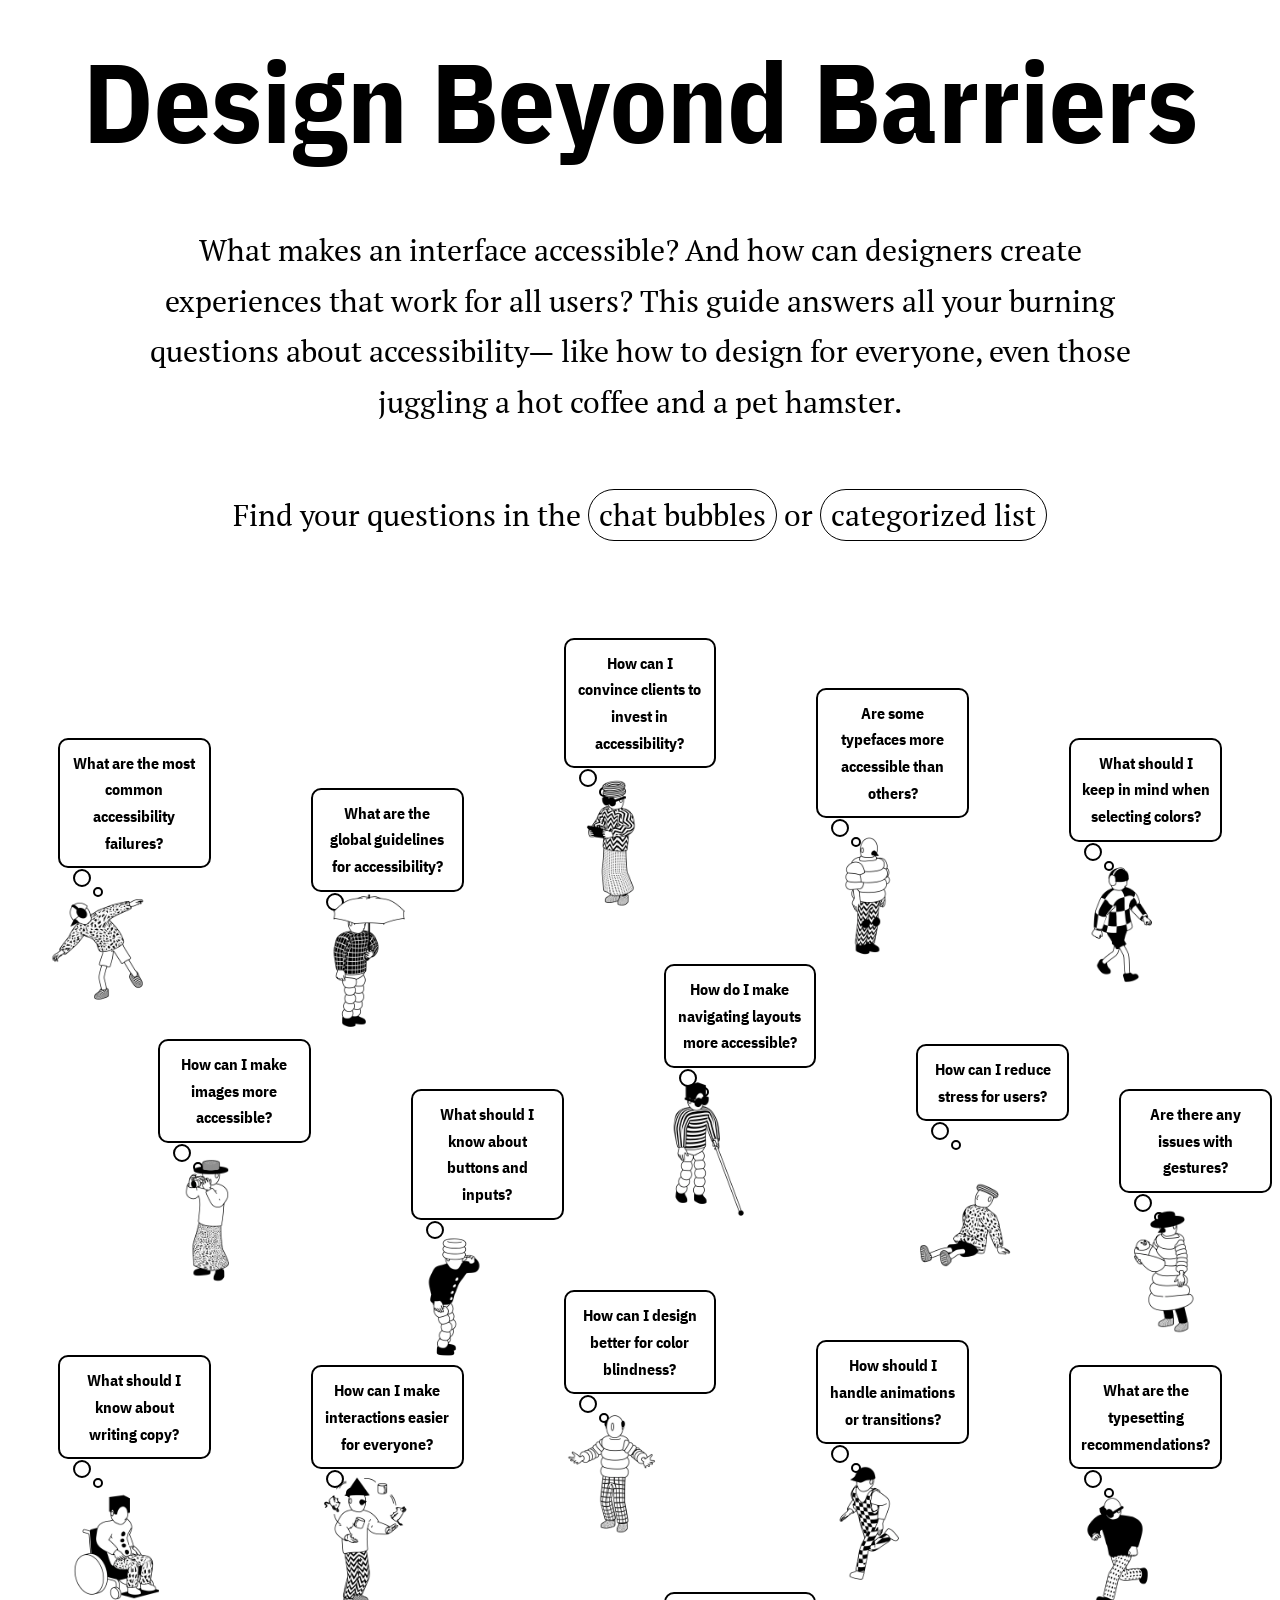
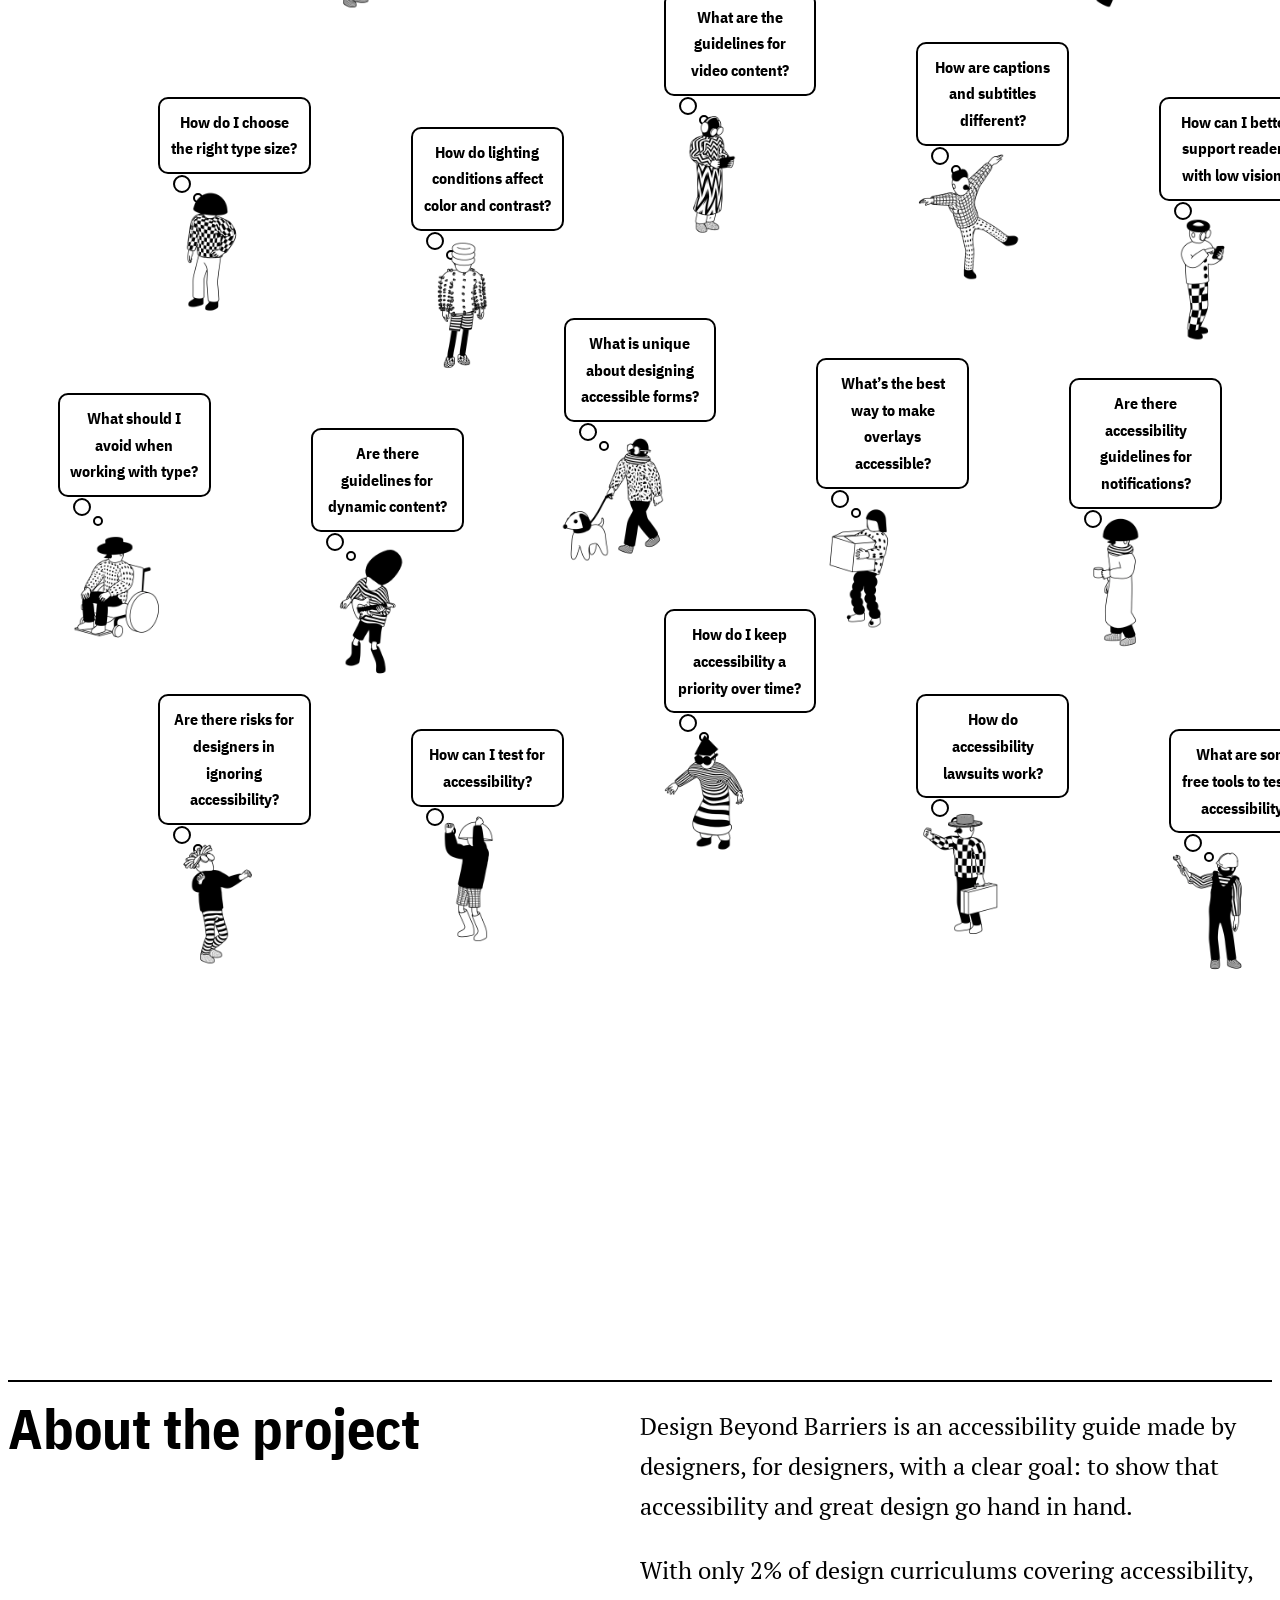
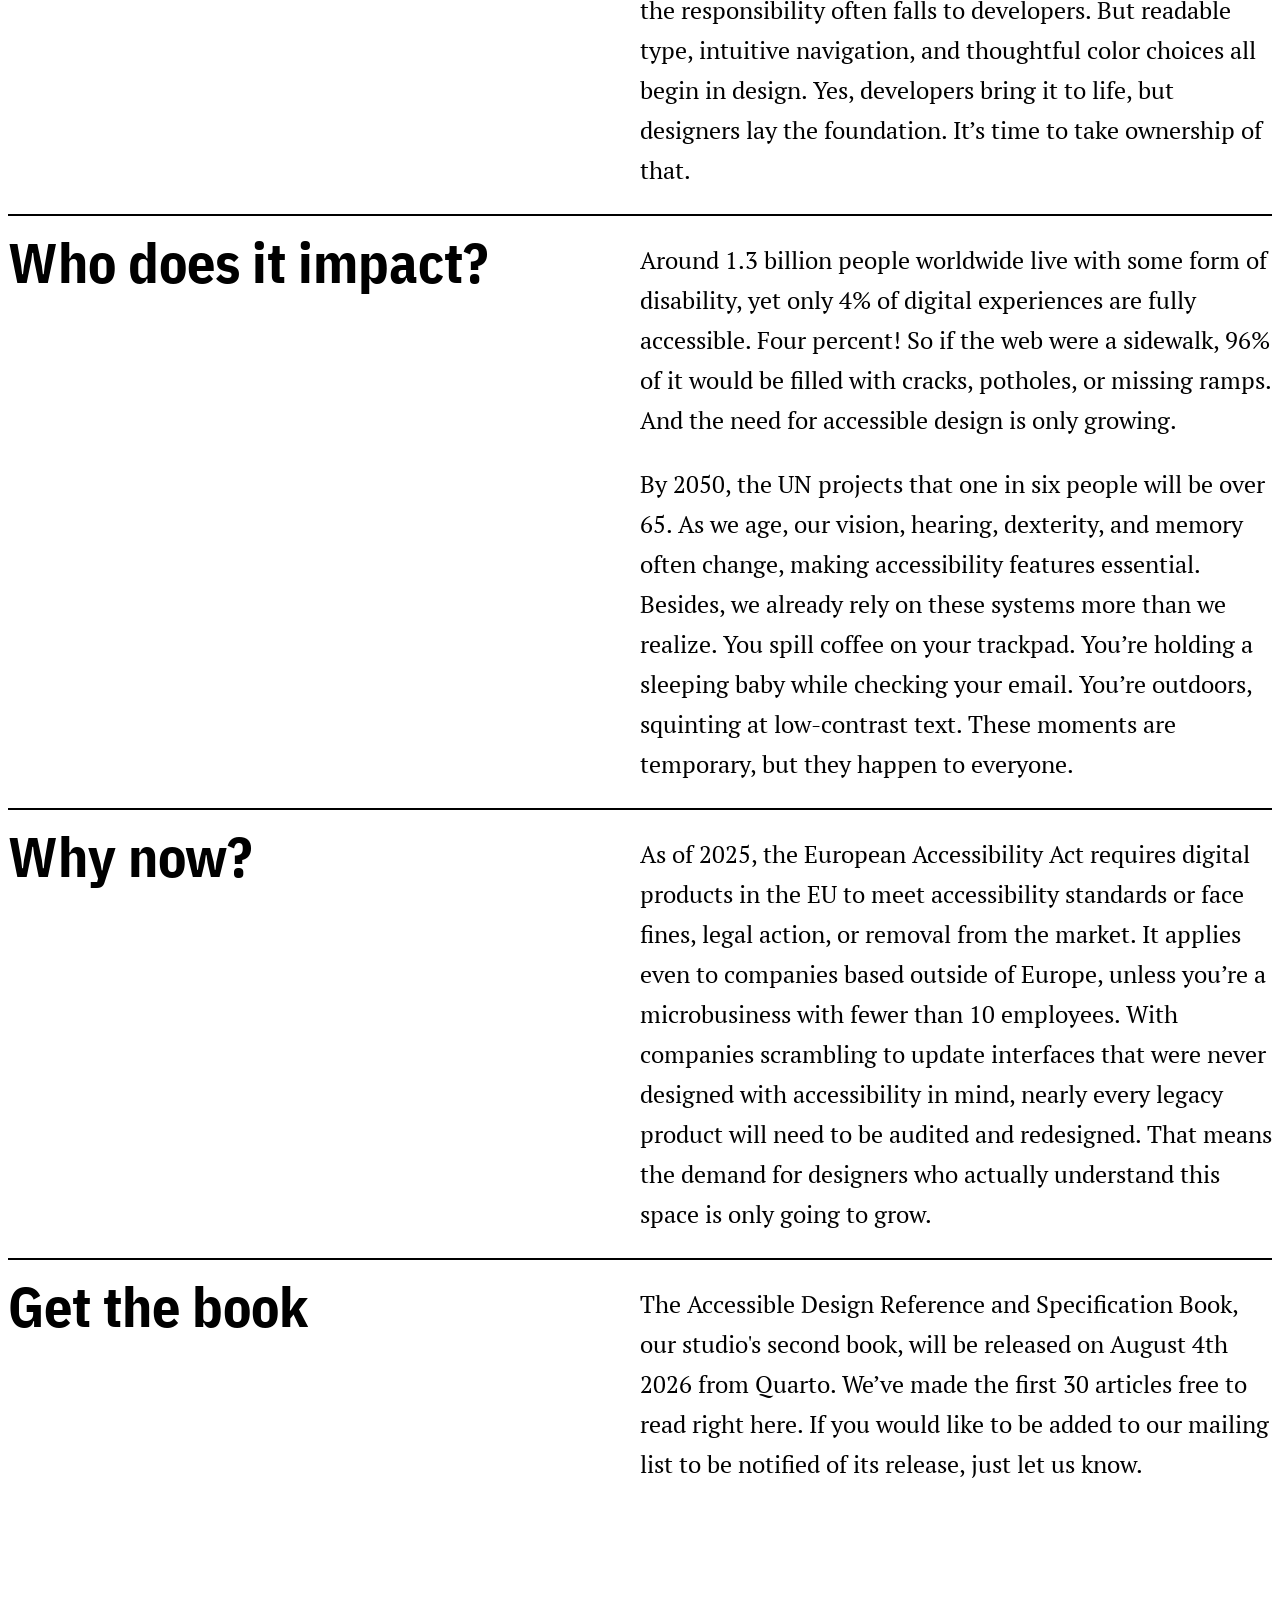
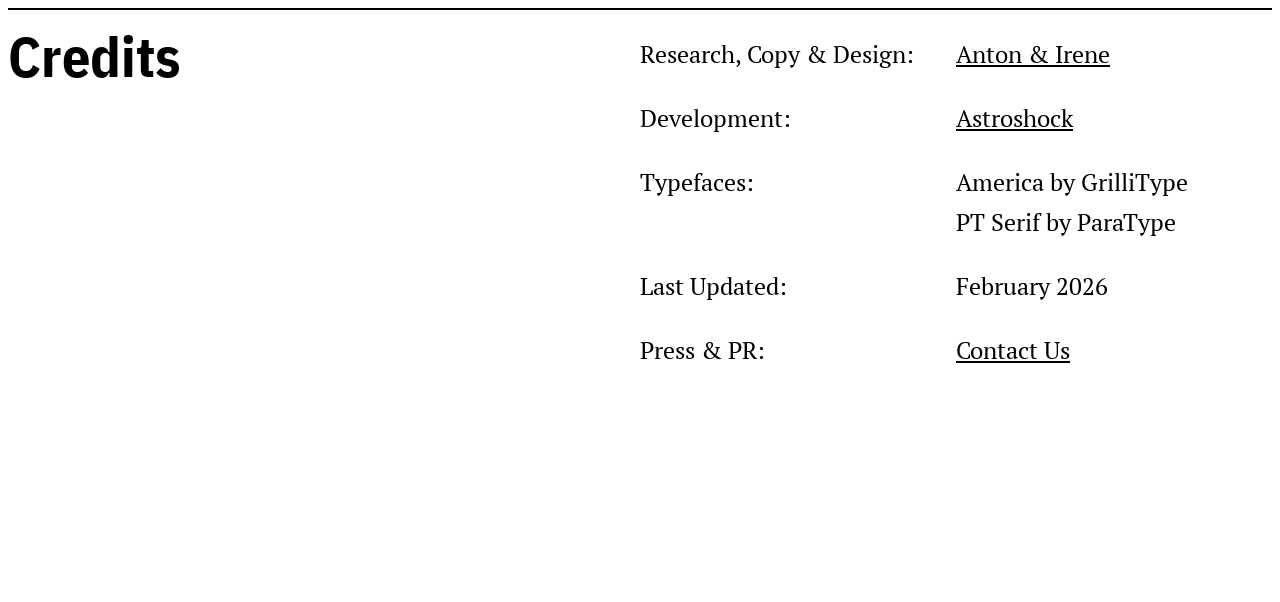
<file: index.html>
<!DOCTYPE html>
<html lang="en">
<head>
    <meta charset="UTF-8">
    <meta name="viewport" content="width=device-width, initial-scale=1.0">
    <title>Home | Design Beyond Barriers</title>
    <link rel="preconnect" href="https://fonts.googleapis.com">
<link rel="preconnect" href="https://fonts.gstatic.com" crossorigin>
<link href="https://fonts.googleapis.com/css2?family=IBM+Plex+Sans+Condensed:ital,wght@0,100;0,200;0,300;0,400;0,500;0,600;0,700;1,100;1,200;1,300;1,400;1,500;1,600;1,700&family=Lobster&family=PT+Serif:ital,wght@0,400;0,700;1,400;1,700&display=swap" rel="stylesheet">
    <link rel="stylesheet" href="css/main.css">
</head>
<body>

    <!-- COVER SECTION -->
<section class="cover-container">  
<h1 class="cover-title">Design Beyond Barriers</h1>

<p class="cover-content" >What makes an interface accessible? 
    And how can designers create experiences 
    that work for all users? This guide answers 
    all your burning questions about accessibility—
    like how to design for everyone, even those 
    juggling a hot coffee and a pet hamster.
</p>
<p class="cover-content">Find your questions in the 
    <a href="#" class="button-style-primary">chat bubbles</a> or 
    <a href="#!" class="button-style-secondary">categorized list</a>
</p>
</section>

<!-- ARTICLE SECTION -->

<section class="article-contents">

<div class="position">
<div class="article">
<a href="https://designbeyondbarriers.com/?articleSlug=what-are-the-most-common-accessibility-failures">
<p>What are the most common accessibility failures?</p>
<div class="circle-1"></div>
<div class="circle-2"></div>
<img src="../components/img/img-1.png" alt="illuatration of a person with headphones dancing">
<div class="diamond"></div>
</a>
</div>
</div>

<div class="position-2">
<div class="article">
<a href="https://designbeyondbarriers.com/?articleSlug=what-are-the-global-guidelines-for-accessibility">
<p>What are the global guidelines for accessibility?</p>
<div class="circle-1"></div>
<div class="circle-2"></div>
<img src="../components/img/img-2.png" alt="illustration of a person holding an umbrella">
</a>
</div>
</div>


<div class="article">
<a href="https://designbeyondbarriers.com/?articleSlug=how-can-i-convince-clients-to-invest-in-accessibility">
<p>How can I convince clients to invest in accessibility?</p>
<div class="circle-1"></div>
<div class="circle-2"></div>
<img src="../components/img/img-3.png" alt=" illustration a of person with glasses looking at their tablet">
</a>
</div>

<div class="position-3">
<div class="article">
<a href="https://designbeyondbarriers.com/?articleSlug=are-some-typefaces-more-accessible-than-others">
<p>Are some typefaces more accessible than others?</p>
<div class="circle-1"></div>
<div class="circle-2"></div>
<img src="../components/img/img-4.png" alt="illustration a of person standing and looking down">
</a>
</div>
</div>

<div class="position">
<div class="article">
<a href="https://designbeyondbarriers.com/?articleSlug=what-should-i-keep-in-mind-when-selecting-colors">
<p>What should I keep in mind when selecting colors?</p>
<div class="circle-1"></div>
<div class="circle-2"></div>
<img src="../components/img/img-5.png" alt="Illustration of a person with headphones walking.">
</a>
</div>
</div>

<div class="position-4">
<div class="article">
    <a href="https://designbeyondbarriers.com/?articleSlug=how-can-i-make-images-more-accessible">
<p>How can I make images more accessible?</p>
<div class="circle-1"></div>
<div class="circle-2"></div>
<img src="../components/img/img-6.png" alt="Illustration of a person with a hat looking through the viewfinder of a camera.">
</a>
</div>
</div>

<div class="position-5">
<div class="article">
<a href="https://designbeyondbarriers.com/?articleSlug=what-should-i-know-about-buttons-and-inputs">
<p>What should I know about buttons and inputs?</p>
<div class="circle-1"></div>
<div class="circle-2"></div>
<img src="../components/img/img-7.png" alt="Illustration of a person holding their hand to their eyebrow to block the sun from their eyes.">
</a>
</div>
</div>

<div class="position-6">
<div class="article">
<a href="https://designbeyondbarriers.com/?articleSlug=how-do-i-make-navigating-layouts-more-accessible">
<p>How do I make navigating layouts more accessible?</p>
<div class="circle-1"></div>
<div class="circle-2"></div>
<img src="../components/img/img-8.png" alt="Illustration of a person with sunglasses on walking with a white cane.">
</a>
</div>
</div>
 
<div class="position-7">
<div class="article">
<a href="https://designbeyondbarriers.com/?articleSlug=how-can-i-reduce-stress-for-users">
<p>How can I reduce stress for users?</p>
<div class="circle-1"></div>
<div class="circle-2"></div>
<img src="../components/img/img-9.png" alt="Illustration of a person sitting on the ground, leaning back, and appearing tired.">
</a>
</div>
</div>

<div class="position-8">
<div class="article">
    <a href="https://designbeyondbarriers.com/?articleSlug=are-there-any-issues-with-gestures">
<p>Are there any issues with gestures?</p>
<div class="circle-1"></div>
<div class="circle-2"></div>
<img src="../components/img/img-10.png" alt="Illustration of  a person standing while holding a baby.">
</a>
</div>
</div>

<div class="position-9">
<div class="article">
    <a href="https://designbeyondbarriers.com/?articleSlug=what-should-i-know-about-writing-copy">
<p>What should I know about writing copy?</p>
<div class="circle-1"></div>
<div class="circle-2"></div>
<img src="../components/img/img-11.png" alt="Illustration of a person sitting in a wheelchair.">
</a>
</div>
</div>

<div class="position-10">
<div class="article">
    <a href="https://designbeyondbarriers.com/?articleSlug=how-can-i-make-interactions-easier-for-everyone">
<p>How can I make interactions easier for everyone?</p>
<div class="circle-1"></div>
<div class="circle-2"></div>
<img src="../components/img/img-12.png" alt="Illustration of a person juggling two hamsters and two coffee cups.">
</a>
</div>
</div>

<div class="position-11">
<div class="article">
<a href="https://designbeyondbarriers.com/?articleSlug=how-can-i-design-better-for-color-blindness">
<p>How can I design better for color blindness?</p>
<div class="circle-1"></div>
<div class="circle-2"></div>
<img src="../components/img/img-13.png" alt="Illustration of a person with their hands out in confusion.">
</a>
</div>
</div>

<div class="position-12">
<div class="article">
<a href="https://designbeyondbarriers.com/?articleSlug=how-should-i-handle-animations-or-transitions">
<p>How should I handle animations or transitions?</p>
<div class="circle-1"></div>
<div class="circle-2"></div>
<img src="../components/img/img-14.png" alt="Illustration of a person with a baseball cap and overalls running.">
</a>
</div>
</div>

<div class="position-13">
<div class="article">
    <a href="https://designbeyondbarriers.com/?articleSlug=what-are-the-typesetting-recommendations">
<p>What are the typesetting recommendations?</p>
<div class="circle-1"></div>
<div class="circle-2"></div>
<img src="../components/img/img-15.png" alt="Illustration of a person with glasses running.">
</a>
</div>
</div>

<div class="position-14">
<div class="article">
<a href="https://designbeyondbarriers.com/?articleSlug=how-do-i-choose-the-right-type-size">
<p>How do I choose the right type size?</p>
<div class="circle-1"></div>
<div class="circle-2"></div>
<img src="../components/img/img-16.png" alt="Illustration of a person standing with their hand on their hip.">
</a>
</div>
</div>

<div class="position-15">
<div class="article">
<a href="https://designbeyondbarriers.com/?articleSlug=how-do-lighting-conditions-affect-color-and-contrast">
<p>How do lighting conditions affect color and contrast?</p>
<div class="circle-1"></div>
<div class="circle-2"></div>
<img src="../components/img/img-17.png" alt="Illustration of a person in shorts looking down.">
</a>
</div>
</div>


<div class="position-16">
<div class="article">
    <a href="https://designbeyondbarriers.com/?articleSlug=what-are-the-guidelines-for-video-content">
<p>What are the guidelines for video content?</p>
<div class="circle-1"></div>
<div class="circle-2"></div>
<img src="../components/img/img-18.png" alt="Illustration of a person with glasses and headphones looking down at their tablet.">
</a>
</div>
</div>

<div class="position-17">
<div class="article">
<a href="https://designbeyondbarriers.com/?articleSlug=how-are-captions-and-subtitles-different">
<p>How are captions and subtitles different?</p>
<div class="circle-1"></div>
<div class="circle-2"></div>
<img src="../components/img/img-19.png" alt="Illustration of a person balancing on one leg.">
</a>
</div>
</div>

<div class="position-18">
<div class="article">
    <a href="https://designbeyondbarriers.com/?articleSlug=how-can-i-better-support-readers-with-low-vision">
<p>How can I better support readers with low vision?</p>
<div class="circle-1"></div>
<div class="circle-2"></div>
<img src="../components/img/img-20.png" alt="Illustration of a person with glasses standing while interacting with their phone.">
</a>
</div>
</div>

<div class="position-19">
<div class="article">
    <a href="https://designbeyondbarriers.com/?articleSlug=what-should-i-avoid-when-working-with-type">
<p>What should I avoid when working with type?</p>
<div class="circle-1"></div>
<div class="circle-2"></div>
<img src="../components/img/img-21.png" alt="Illustration of a person with a hat in a wheelchair.">
</a>
</div>
</div>

<div class="position-20">
<div class="article">
    <a href="https://designbeyondbarriers.com/?articleSlug=are-there-guidelines-for-dynamic-content">
<p>Are there guidelines for dynamic content?</p>
<div class="circle-1"></div>
<div class="circle-2"></div>
<img src="../components/img/img-22.png" alt="Illustration of a person playing the guitar.">
</a>
</div>
</div>

<div class="position-21">
<div class="article">
    <a href="https://designbeyondbarriers.com/?articleSlug=what-is-unique-about-designing-accessible-forms">
<p>What is unique about designing accessible forms?</p>
<div class="circle-1"></div>
<div class="circle-2"></div>
<img src="../components/img/img-23.png" alt="Illustration of a person with glasses walking a dog.">
</a>
</div>
</div>

<div class="position-22">
<div class="article">
    <a href="https://designbeyondbarriers.com/?articleSlug=whats-the-best-way-to-make-overlays-accessible">
<p>What’s the best way to make overlays accessible?</p>
<div class="circle-1"></div>
<div class="circle-2"></div>
<img src="../components/img/img-24.png" alt="Illustration of a person struggling to hold a large cardboard box.">
</a>
</div>
</div>

<div class="position-23">
<div class="article">
    <a href="https://designbeyondbarriers.com/?articleSlug=are-there-accessibility-guidelines-for-notifications">
<p>Are there accessibility guidelines for notifications?</p>
<div class="circle-1"></div>
<div class="circle-2"></div>
<img src="../components/img/img-25.png" alt="Illustration of a person standing and holding a coffee cup.">
</a>
</div>
</div>

<div class="position-24">
<div class="article">
    <a href="https://designbeyondbarriers.com/?articleSlug=are-there-risks-for-designers-in-ignoring-accessibility">
<p>Are there risks for designers in ignoring accessibility?</p>
<div class="circle-1"></div>
<div class="circle-2"></div>
<img src="../components/img/img-26.png" alt="Illustration of a person with glasses looking up, with their arms raised while dancing.">
</a>
</div>
</div>

<div class="position-25">
<div class="article">
    <a href="https://designbeyondbarriers.com/?articleSlug=how-can-i-test-for-accessibility">
<p>How can I test for accessibility?</p>
<div class="circle-1"></div>
<div class="circle-2"></div>
<img src="../components/img/img-27.png" alt="Illustration of a person in shorts and boots dancing.">
</a>
</div>
</div>

<div class="position-26">
<div class="article">
    <a href="https://designbeyondbarriers.com/?articleSlug=how-do-i-keep-accessibility-a-priority-over-time">
<p>How do I keep accessibility a priority over time?</p>
<div class="circle-1"></div>
<div class="circle-2"></div>
<img src="../components/img/img-28.png" alt="Illustration of a person striking a playful pose.">
</a>
</div>
</div>

<div class="position-27">
<div class="article">
    <a href="https://designbeyondbarriers.com/?articleSlug=how-do-accessibility-lawsuits-work">
<p>How do accessibility lawsuits work?</p>
<div class="circle-1"></div>
<div class="circle-2"></div>
<img src="../components/img/img-29.png" alt="Illustration of a lawyer holding a briefcase and raising a fist in determination.">
</a>
</div>
</div>

<div class="position-28">
<div class="article">
    <a href="https://designbeyondbarriers.com/?articleSlug=what-are-some-free-tools-to-test-for-accessibility">
<p>What are some free tools to test for accessibility?</p>
<div class="circle-1"></div>
<div class="circle-2"></div>
<img src="../components/img/img-30.png" alt="Illustration of a person with a hard hat holding up a wrench.">
</a>
</div>
</div>
</section>


<!-- FOOTER SECTION-->

<section class="footer">
    <div class="footer-item">
        <h2>About the project</h2>
    <div>
        <p>Design Beyond Barriers is an accessibility guide made by designers, for designers, with a clear goal: to show that accessibility and great design go hand in hand. </p>
        <p>With only 2% of design curriculums covering accessibility, the responsibility often falls to developers. But readable type, intuitive navigation, and thoughtful color choices all begin in design. Yes, developers bring it to life, but designers lay the foundation. It’s time to take ownership of that.</p>
    </div>
    </div>

    <div class="footer-item">
        <h2>Who does it impact?</h2>
    <div>
        <p>Around 1.3 billion people worldwide live with some form of disability, yet only 4% of digital experiences are fully accessible. Four percent! So if the web were a sidewalk, 96% of it would be filled with cracks, potholes, or missing ramps. And the need for accessible design is only growing.</p>
        <p>By 2050, the UN projects that one in six people will be over 65. As we age, our vision, hearing, dexterity, and memory often change, making accessibility features essential. Besides, we already rely on these systems more than we realize. You spill coffee on your trackpad. You’re holding a sleeping baby while checking your email. You’re outdoors, squinting at low-contrast text. These moments are temporary, but they happen to everyone.</p>
    </div>
    </div>

    <div class="footer-item">
        <h2>Why now?</h2>
    <div>
        <p>As of 2025, the European Accessibility Act requires digital products in the EU to meet accessibility standards or face fines, legal action, or removal from the market. It applies even to companies based outside of Europe, unless you’re a microbusiness with fewer than 10 employees. With companies scrambling to update interfaces that were never designed with accessibility in mind, nearly every legacy product will need to be audited and redesigned. That means the demand for designers who actually understand this space is only going to grow.</p>
    </div>
    </div>

    <div class="footer-item">
        <h2>Get the book</h2>
    <div>
        <p>The Accessible Design Reference and Specification Book, our studio's second book, will be released on August 4th 2026 from Quarto. We’ve made the first 30 articles free to read right here. If you would like to be added to our mailing list to be notified of its release, just let us know.</p>
    </div>
    </div>
</section>

<section class="footer-credit-item">
    <h2>Credits</h2>
    <div>
    <p class="item-1">Research, Copy & Design:</p>
    <p class="item-2">Development:</p>
    <p class="item-3">Typefaces:</p>
    <p class="item-4" >Last Updated:</p>
    <p class="item-5">Press & PR:</p>
    </div>
<div>
    <p class="item-6"><a href="https://antonandirene.com/">Anton & Irene</a></p>
    <p class="item-7"><a href="https://astroshock.com">Astroshock</a></p>
    <p class="item-8">America by GrilliType <br> PT Serif by ParaType</p>
    <p class="item-9">February 2026</p>
    <p class="item-10"><a href="mailto:hello@antonandirene.com">Contact Us</a></p>
</div>

</section>

</body>
</html>
</file>
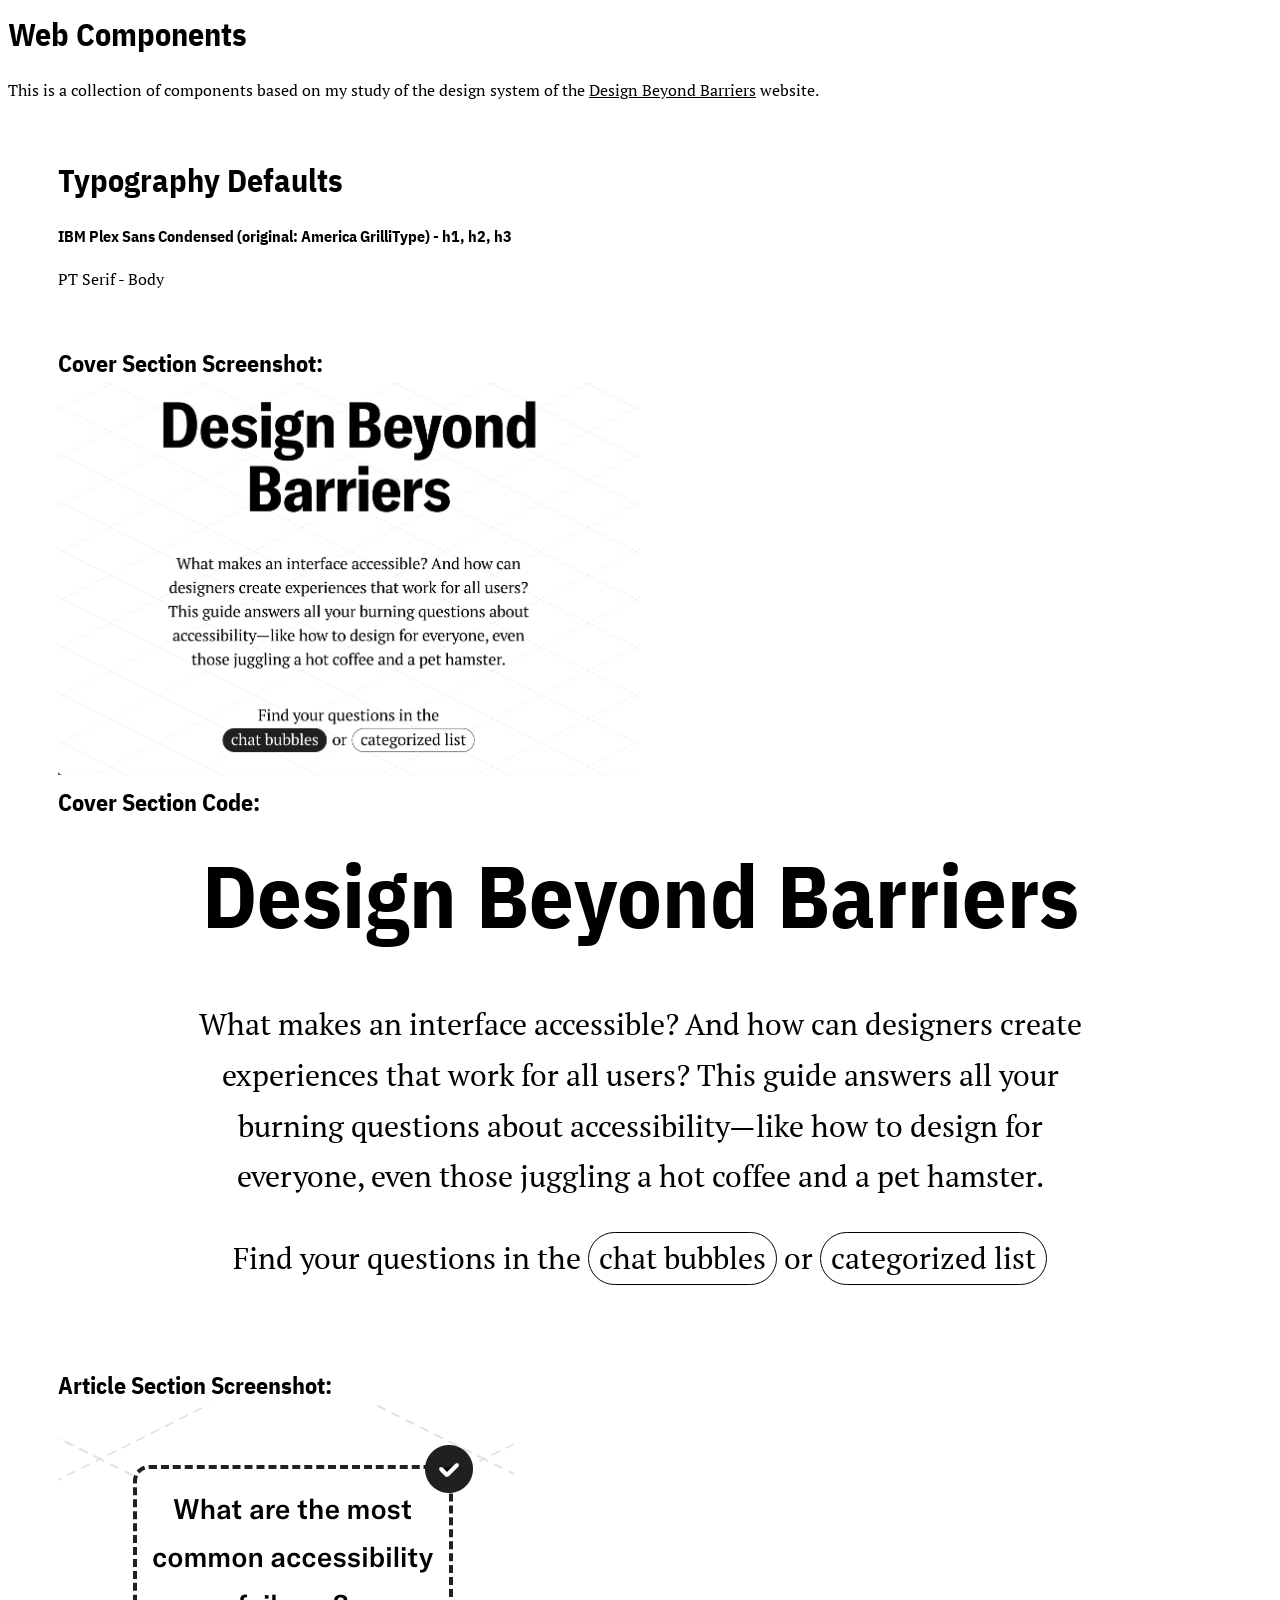
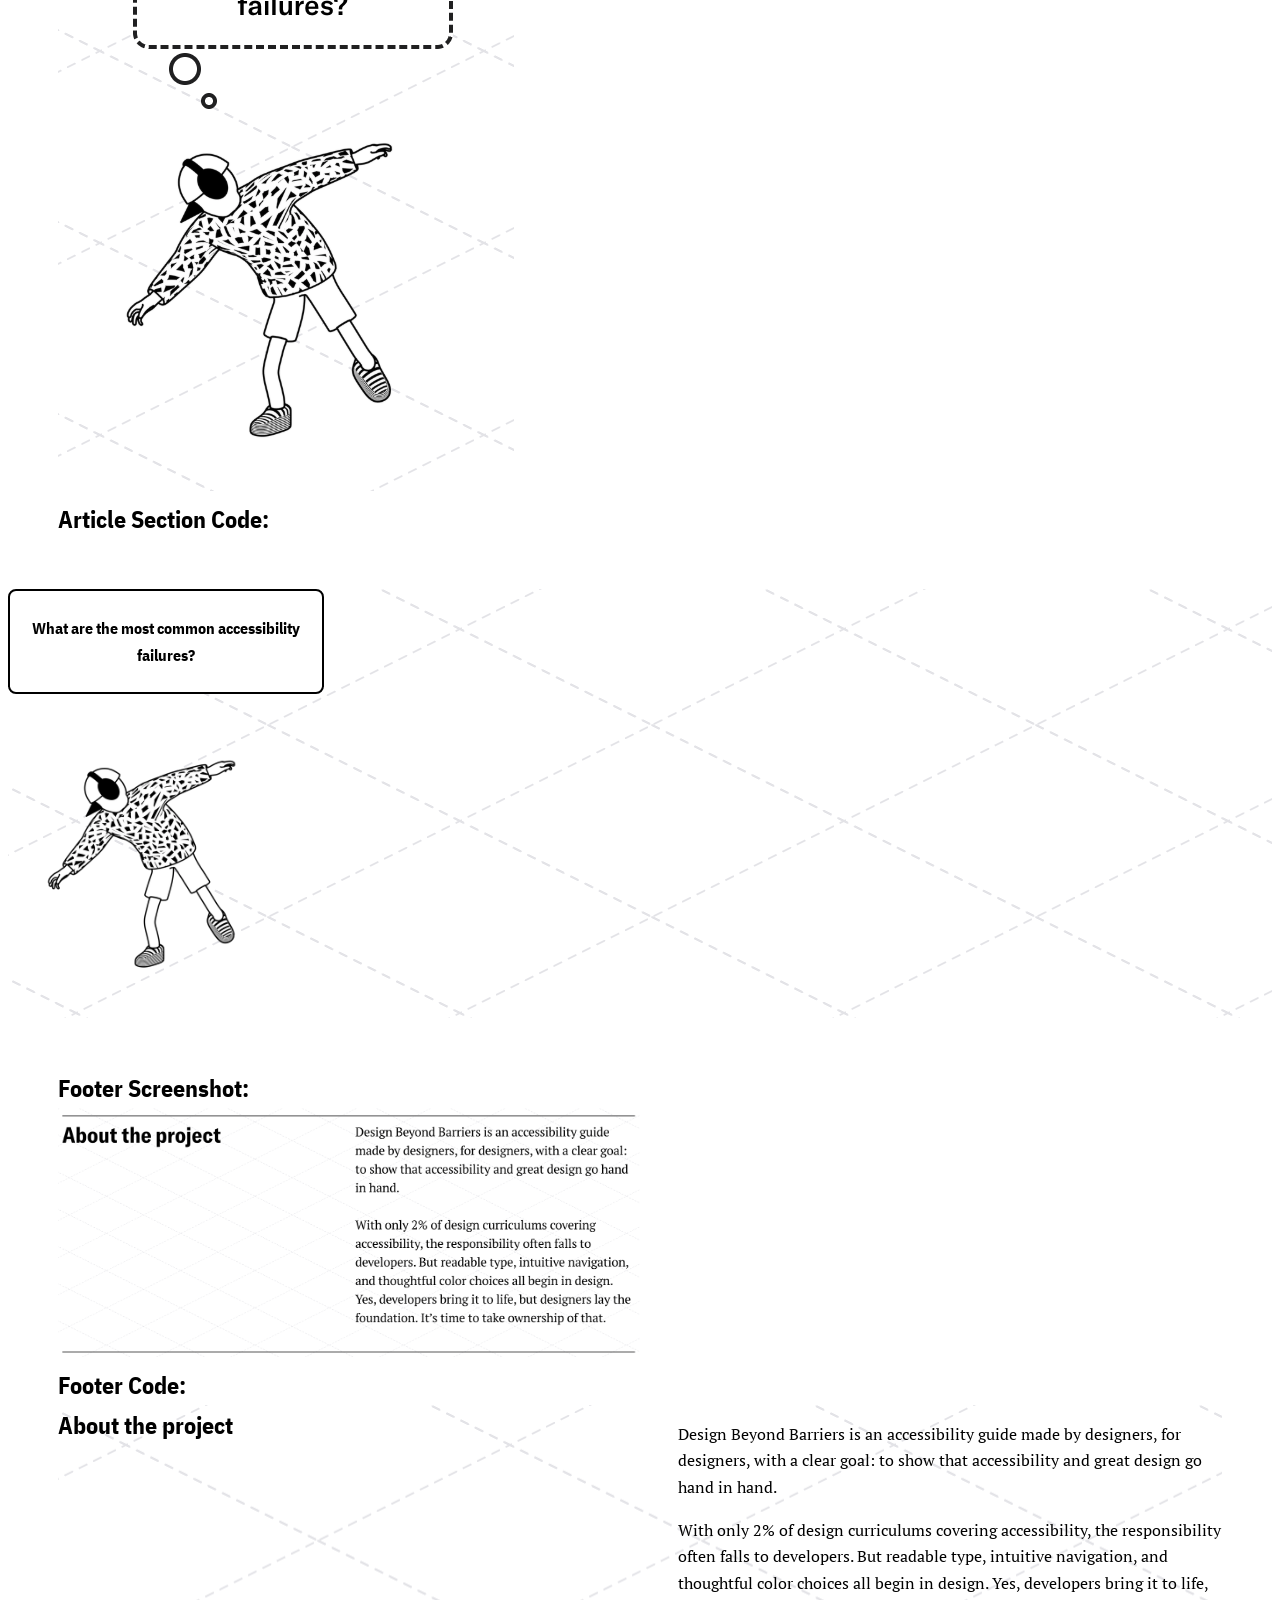
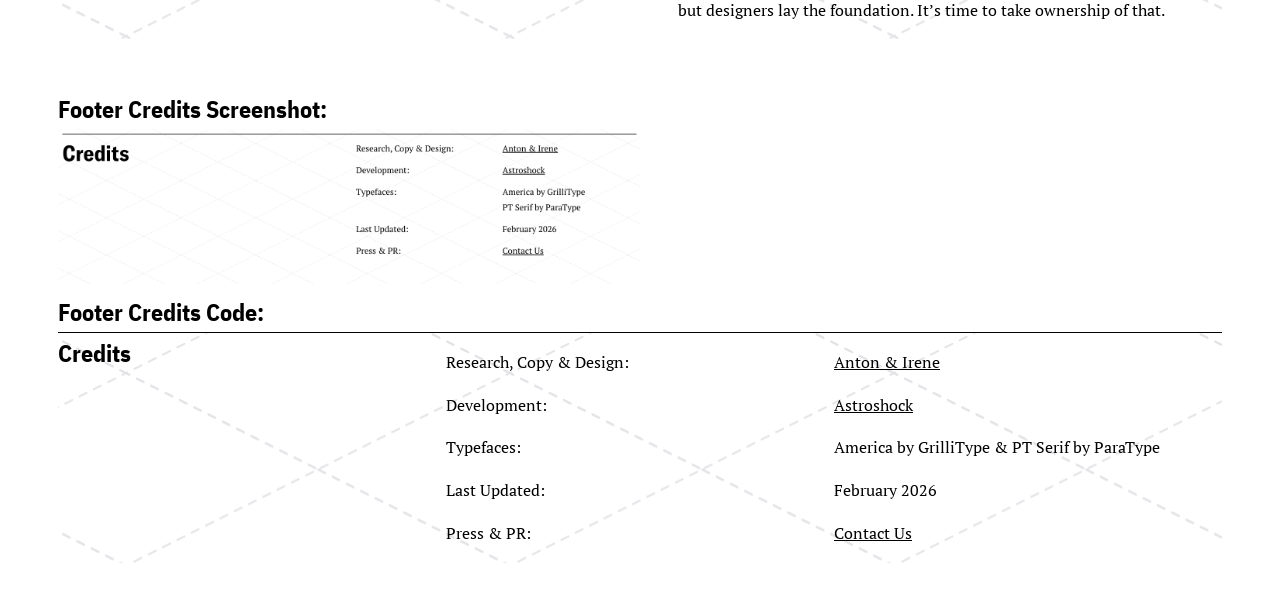
<file: components/index.html>
<!DOCTYPE html>
<html lang="en">
<head>
    <meta charset="UTF-8">
    <meta name="viewport" content="width=device-width, initial-scale=1.0">
    <title>Components | Design Beyond Barriers</title>
    <link rel="preconnect" href="https://fonts.googleapis.com">
<link rel="preconnect" href="https://fonts.gstatic.com" crossorigin>
<link href="https://fonts.googleapis.com/css2?family=IBM+Plex+Sans+Condensed:ital,wght@0,100;0,200;0,300;0,400;0,500;0,600;0,700;1,100;1,200;1,300;1,400;1,500;1,600;1,700&family=Lobster&family=PT+Serif:ital,wght@0,400;0,700;1,400;1,700&display=swap" rel="stylesheet">

    <link rel="stylesheet" href="../css/main.css">
</head>

<body>
    <h1>Web Components</h1>
    <p>This is a collection of components based on my study of the design system of the <a href="https://designbeyondbarriers.com/">Design Beyond Barriers</a> website.</p>

     <div class="typography-container"> 
    <h1>Typography Defaults</h1>
    <p class="typography-header">IBM Plex Sans Condensed (original: America GrilliType) - h1, h2, h3</p>
    <p class="typography-body">PT Serif - Body</p>
    </div>


    <article class="component">
    <h2 class="component_name">Cover Section Screenshot:</h2>  
    <img src="img/cover-section.png" class="component_img" alt="cover section">
    
    <h2> Cover Section Code:</h2>
    <div class="cover-container"> 
    <div class="component_code--cover"> 
    <h3 class="code_heading--cover">Design Beyond Barriers</h3>
    <p>What makes an interface accessible? And how can designers 
    create experiences that work for all users? This guide answers 
    all your burning questions about accessibility—like how to design for everyone, 
    even those juggling a hot coffee and a pet hamster.</p>
    <p>Find your questions in the <a href="!#" class="button-style-primary">chat bubbles</a> or <a href="!#" class="button-style-secondary">categorized list</a></p>
    </div>
    </div>
    </article>

    <article class="component">
    <h2 class="component_name">Article Section Screenshot:</h2>
    <img src="img/article-card.png" class="component_img" alt="article section">
    

    <h2> Article Section Code:</h2>
    </article>
        <div class="article-container">
        <div class="article-title">
            <p><a href="https://designbeyondbarriers.com/?articleSlug=what-are-the-most-common-accessibility-failures">What are the most common accessibility failures?</a></p>
       </div>
       <div class="article-img">
        <a href="https://designbeyondbarriers.com/?articleSlug=what-are-the-most-common-accessibility-failures">
            <img src="img/person_dancing_w_headphones.png" class="article-img" alt="person dancing with headphones">
        </a> 
        </div>   
        </div>

<article class="component">
    <h2 class="component_name">Footer Screenshot:</h2>
    <img src="img/footer-section.png" class="component_img" alt="about section">
  
    <h2> Footer Code:</h2> 
    <div class="footer-container">
    <h2>About the project</h2>
    <div class="footer-items">
    <p>Design Beyond Barriers is an accessibility 
        guide made by designers, for designers, with a clear goal: 
        to show that accessibility and great design go hand in hand.</p>
    <p>With only 2% of design curriculums covering accessibility, 
        the responsibility often falls to developers. But readable type, 
        intuitive navigation, and thoughtful color choices all begin in design. 
        Yes, developers bring it to life, but designers lay the foundation. 
        It’s time to take ownership of that.
    </p>
    </div>
    </div>
    </article>

<article class="component">
    <h2 class="component_name">Footer Credits Screenshot:</h2>
    
    <img src="img/footer-credits.png" class="component_img" alt="footer credits">
   

    <h2> Footer Credits Code:</h2>

    <div class="footer-credits-container">
    <h2>Credits</h2>
    <div class="footer-credit-items">
    <p>Research, Copy & Design:</p>
    <p>Development:</p>
    <p>Typefaces:</p>
    <p >Last Updated:</p>
    <p>Press & PR:</p>
    </div>

    <div class="footer-credit-items-2">
    <p><a href="https://antonandirene.com/">Anton & Irene</a></p>
    <p><a href="https://astroshock.com">Astroshock</a></p>
    <p >America by GrilliType & PT Serif by ParaType</p>
    <p>February 2026</p>
    <p><a href="mailto:hello@antonandirene.com">Contact Us</a></p>
    </div>
    </div>

    </article>
</body>
</html>
</file>
<file: css/main.css>
:root {
--font-sans-serif: "IBM Plex Sans Condensed", sans-serif;
--font-serif: "PT Serif", serif;
--black: #000;
--gray-light: #ebebeb;
--white: #fff;
}

html {
  box-sizing: border-box;
}
*, *:before, *:after {
  box-sizing: inherit;
}

body {
  font-family: "PT serif", serif;
  color: var(--black);
  line-height: 1.667;
  max-width: 100%;
  
}

h1,h2,h3 {
  font-family: var(--font-sans-serif);
  margin: 0;
}

a {
  color: var(--black);
}




/* TYPOGRAPHY */

 .typography-container {
  display: block;
  margin: 50px;
 }

 .typography-header {
  font-family: "IBM Plex Sans Condensed", sans-serif;
  color: black;
  font-weight: bold;
 }

.typography-body {
  font-family: "PT Serif", serif;
  color: black
}

.typefaces {
  display: block;
}

/* BUTTONS */

.button-style-primary {
  display: inline-block;
  cursor: pointer;
  padding-left: 10px;
  padding-right: 10px;
  text-decoration: none;
  border: 1px solid var(--black);
  border-radius: 2rem;
  background-color: var(--white);
  color: var(--black);
}

.button-style-primary:active {
  background-color: var(--black);
  color: var(--white);
}

.button-style-primary:hover {
  background-color: var(--black);
  color: var(--white);
}

.button-style-secondary {
  display: inline-block;
  cursor: pointer;
  padding-left: 10px;
  padding-right: 10px;
  border: 1px solid var(--black);
  border-radius: 2rem;
  text-decoration: none;
  background-color: var(--white);
  color: var(--black);
}

.button-style-secondary:hover {
  background-color: var(--black);
  color: var(--white);
}

/*-------------------WEB COMPONENTS CSS--------------------- */

/* COVER */

.component {
  margin: 50px;
}

.component img {
    max-width: 50%;
    overflow-x: auto;
}

.component_code--cover {
  text-align: center;
}

.component_code p {
  font-size: 1.25rem;
}

.code_heading--cover {
    font-size: 5.5em;
    margin: 0
}

/* ARTICLE */

.article-container {
  display: grid;
  grid-template-rows: 1fr;
  background-image: url("../components/img/background.png");
}

.article-title {
 max-width: 25%;
  cursor: pointer;
  font-family: "IBM Plex Sans Condensed", sans-serif;
  font-weight: bold;
  border: 2px solid black;
  background-color: white;
  border-radius: 8px;
  text-align: center;
  padding: 8px;
  overflow-wrap: break-word;
}


.article-title:hover {
  background-color: black;
  color: white;
}

.article-container a {
  text-decoration: none;
}

.article-img {
  cursor: pointer;
  max-width: 50%;
}

/* FOOTER */

.footer-container
{ display: grid;
  grid-template-columns: 1fr 1fr;
  column-gap: 75px;
  background-image: url("../components/img/background.png");

}

.footer-credits-container {
  display: grid;
  grid-template-columns: repeat(3,1fr);
  border-top: 1px solid black;
  background-image: url("../components/img/background.png");}


  /* -------------------FINAL WEBPAGE CSS--------------------- */

/* COVER */

.cover-container {
display: grid;
grid-template-columns: 1fr;
text-align: center;
}

.cover-container p {
  font-size: 1.9em;
  max-width: 80%;
  margin-left: auto;
  margin-right: auto;
  
}

.cover-container h1 {
  font-size: 7em;
  margin: 0
}


/* ARTICLE */

.article-contents {
  display: grid;
  grid-template-columns: repeat(5, 1fr);
  grid-template-rows: repeat(6, 1fr);
  gap: 100px;
  padding: 50px;
}


.article-contents p {
  
  font-family: "IBM Plex Sans Condensed", sans-serif;
  font-weight: bold;
  border: 2px solid black;
  max-width: auto;
  border-radius: 10px;
  padding: 10px;;
  text-align: center;

}

.article:hover p,
.article:hover img,
.article:hover .circle-1,
.article:hover .circle-2,
.article:hover .diamond
 {
  background-color: black;
  color: white;
}

.circle-1 {
  position: relative;
  left: 15px;
  bottom: 15px;
  width: 18px;
  height: 18px;
  border: 2px solid black;
  border-radius: 50px;
}

.circle-2 {
  position: relative;
  left: 35px;
  bottom: 15px;
  width: 10px;
  height: 10px;
  border: 2px solid black;
  border-radius: 50%;
}

.article img {
 max-width: 100%;
 height: auto;
}

.article img {
  position: relative;
  bottom: 45px;
  right: 25px;

}
.article:hover img {
  background-color: transparent !important;
}

.article-contents a {
  text-decoration: none;
}


/* ARTICLE IMG POSITION */

.position {
  position: relative;
  top: 100px;
}

.position-2 {
  position: relative;
  top: 150px;
}

.position-3 {
  position: relative;
  top: 50px;
}

.position-4 {
  position: relative;
  left: 100px;
  bottom: 50px;
}

.position-5 {
  position: relative;
  left: 100px;
}

.position-6 {
  position: relative;
  left: 100px;
  bottom: 125px;
}

.position-7 {
  position: relative;
  left: 100px;
  bottom: 45px;
}
.position-8 {
  position: relative;
  left: 50px;
}

.position-9 {
  position: relative;
  bottom: 185px;
}

.position-10 {
  position: relative;
  bottom: 175px;
}

.position-11 {
  position: relative;
  bottom: 250px;
}

.position-12 {
  position: relative;
  bottom: 200px;
}

.position-13 {
  position: relative;
  bottom: 175px;
}

.position-14 {
  position: relative;
  bottom: 295px;
  left: 100px;
}

.position-15 {
  position: relative;
  bottom: 265px;
  left: 100px;
}

.position-16 {
  position: relative;
  bottom: 400px;
  left: 100px;
}

.position-17 {
  position: relative;
  bottom: 350px;
  left: 100px;
}


.position-18 {
  position:relative;
  bottom: 295px;
  left: 90px;
}

.position-19 {
  position:relative;
  bottom: 450px;
}

.position-20 {
  position: relative;
  bottom: 415px;
}
.position-21 {
  position: relative;
  bottom: 525px;
}
.position-22 {
  position: relative;
  bottom: 485px;
}
.position-23 {
  position: relative;
  bottom: 465px;
}
.position-24 {
  position: relative;
  left: 100px;
  bottom: 600px;
}
.position-25 {
  position:relative;
  left: 100px;
  bottom: 565px;

}
.position-26 {
  position: relative;
  left: 100px;
  bottom: 685px;
}
.position-27 {
  position: relative;
  left: 100px;
  bottom: 600px;
}
.position-28 {
  position: relative;
  left: 100px;
  bottom: 565px;
}



/* FOOTER */

.footer {
  position: relative;
  top:-300px;
  bottom: -300px;
}
.footer-item h2 {
  font-family: "IBM Plex Sans Condensed", sans-serif;
  font-size: 3.5em;
}

.footer-item {
  display: grid;
  grid-template-columns: 1fr 1fr;
 border-top: 2px solid black;
 position: relative;
 
}

.footer-item p {
  font-size: 1.5em;
}

.footer-credit-item {
  display: grid;
  grid-template-columns: 2fr 1fr 1fr;
  border-top: 2px solid black;
  position: relative;
  top: -200px;
  padding-bottom: -200px;
}

.footer-credit-item h2 {
  font-size: 3.5em;
}
.footer-credit-item p {
  font-size: 1.5em;
}

.item-4{
  position: relative;
  top: 40px;
}

.item-5 {
  position: relative;
  top: 40px;
}
</file>
